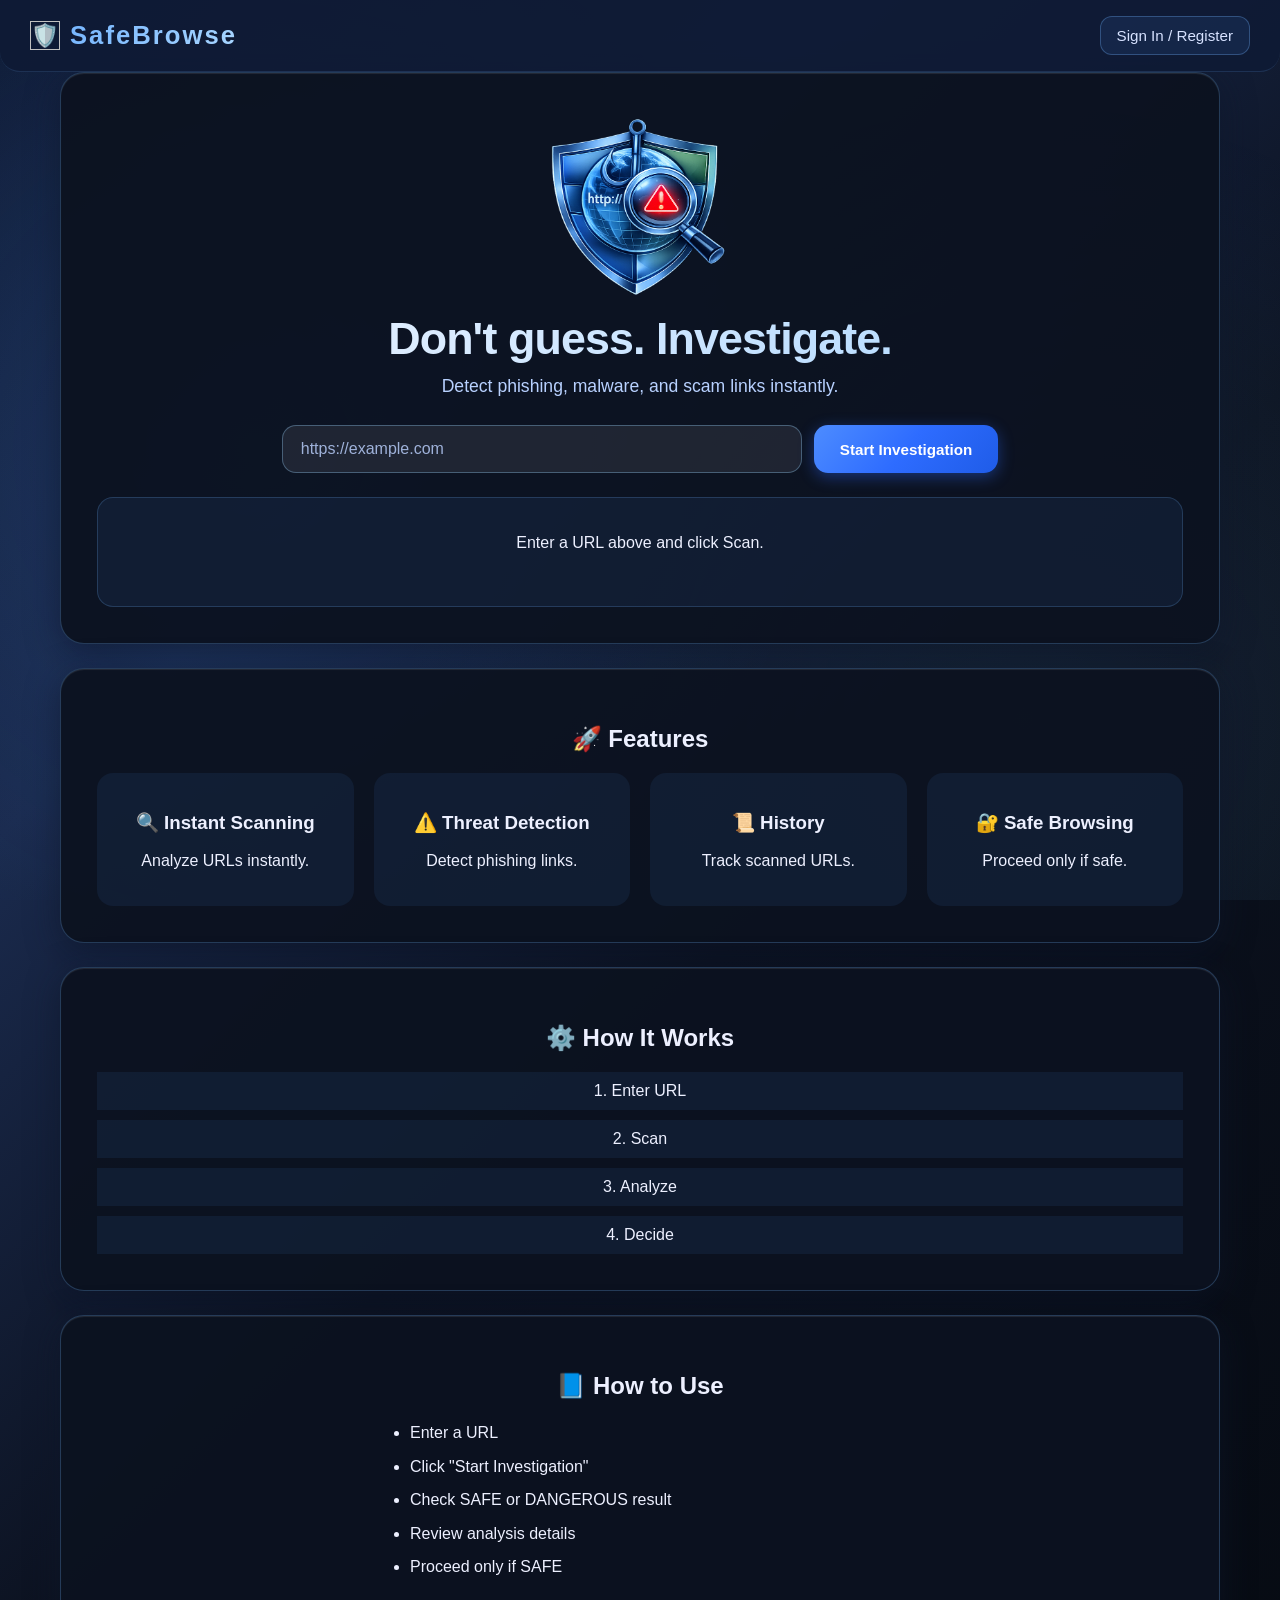
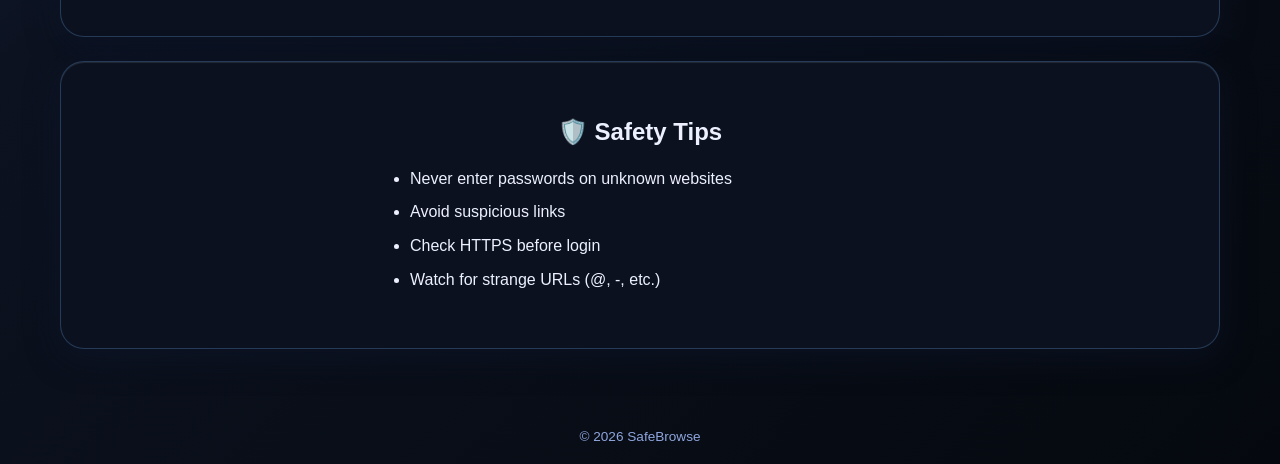
<file: phishing_detector/frontend/index.html>
<!DOCTYPE html>
<html lang="en">
<head>
  <meta charset="UTF-8" />
  <meta name="viewport" content="width=device-width, initial-scale=1.0"/>
  <title>SafeBrowse - URL Security Scanner</title>
  <link rel="stylesheet" href="style.css" />
</head>

<body>
<div class="page-bg"></div>

<header class="nav">
  <div class="logo">
    <span class="logo-icon">🛡️</span>
    <span class="logo-text">SafeBrowse</span>
  </div>

  <nav>
    <a id="historyLink" href="#" onclick="scrollToHistory()" style="display:none;">History</a>
    <a id="authLink" href="login.html">Sign In / Register</a>
    <a id="logoutLink" href="#" style="display:none;">Log out</a>
  </nav>
</header>

<main class="app-container">

<!-- SCANNER -->
<section class="hero-card">
  <div><img src="SafeBrowse.png" style="width: 200px;height: 200px;"></div>
  <h1>Don't guess. Investigate.</h1>
  <p class="hero-subtitle">Detect phishing, malware, and scam links instantly.</p>

  <div class="scan-panel">
    <input id="url" type="text" placeholder="https://example.com"/>
    <button id="scanButton" onclick="checkURL()">Start Investigation</button>
  </div>

  <div id="status" class="status-box">
    <p id="result">Enter a URL above and click Scan.</p>
    <p id="desc"></p>
    <button id="continueBtn" onclick="goToSite()" class="continue-btn">Continue</button>
  </div>

  <!-- ANALYSIS -->
  <div id="analysisBox" class="analysis-box" style="display:none;">
    <h3 id="trustScore"></h3>
    <p id="siteDescription"></p>
    <div id="featureList"></div>
    <p id="securityWarning" class="warning-text"></p>
  </div>
</section>

<!-- FEATURES -->
<section class="hero-card fade-in">
  <h2>🚀 Features</h2>
  <div class="feature-grid">
    <div class="feature-card"><h3>🔍 Instant Scanning</h3><p>Analyze URLs instantly.</p></div>
    <div class="feature-card"><h3>⚠️ Threat Detection</h3><p>Detect phishing links.</p></div>
    <div class="feature-card"><h3>📜 History</h3><p>Track scanned URLs.</p></div>
    <div class="feature-card"><h3>🔐 Safe Browsing</h3><p>Proceed only if safe.</p></div>
  </div>
</section>

<!-- HOW IT WORKS -->
<section class="hero-card fade-in">
  <h2>⚙️ How It Works</h2>
  <div class="steps">
    <div class="step">1. Enter URL</div>
    <div class="step">2. Scan</div>
    <div class="step">3. Analyze</div>
    <div class="step">4. Decide</div>
  </div>
</section>

<!-- HOW TO USE -->
<section class="hero-card">
  <h2>📘 How to Use</h2>

  <ul class="info-list">
    <li>Enter a URL</li>
    <li>Click "Start Investigation"</li>
    <li>Check SAFE or DANGEROUS result</li>
    <li>Review analysis details</li>
    <li>Proceed only if SAFE</li>
  </ul>
</section>

<!-- SAFETY TIPS -->
<section class="hero-card">
  <h2>🛡️ Safety Tips</h2>

  <ul class="info-list">
    <li>Never enter passwords on unknown websites</li>
    <li>Avoid suspicious links</li>
    <li>Check HTTPS before login</li>
    <li>Watch for strange URLs (@, -, etc.)</li>
  </ul>
</section>

<!-- HISTORY -->
<section id="historySection" class="history-card" style="display:none;">
  <div class="history-header">
    <h2>Scan History</h2>
    <button id="clearHistoryBtn" onclick="clearAllHistory()" class="clear-btn">Clear All</button>
  </div>
  <ul id="history"></ul>
</section>

</main>

<footer class="site-footer">
  © 2026 SafeBrowse
</footer>

<script src="script.js"></script>
</body>
</html>
</file>
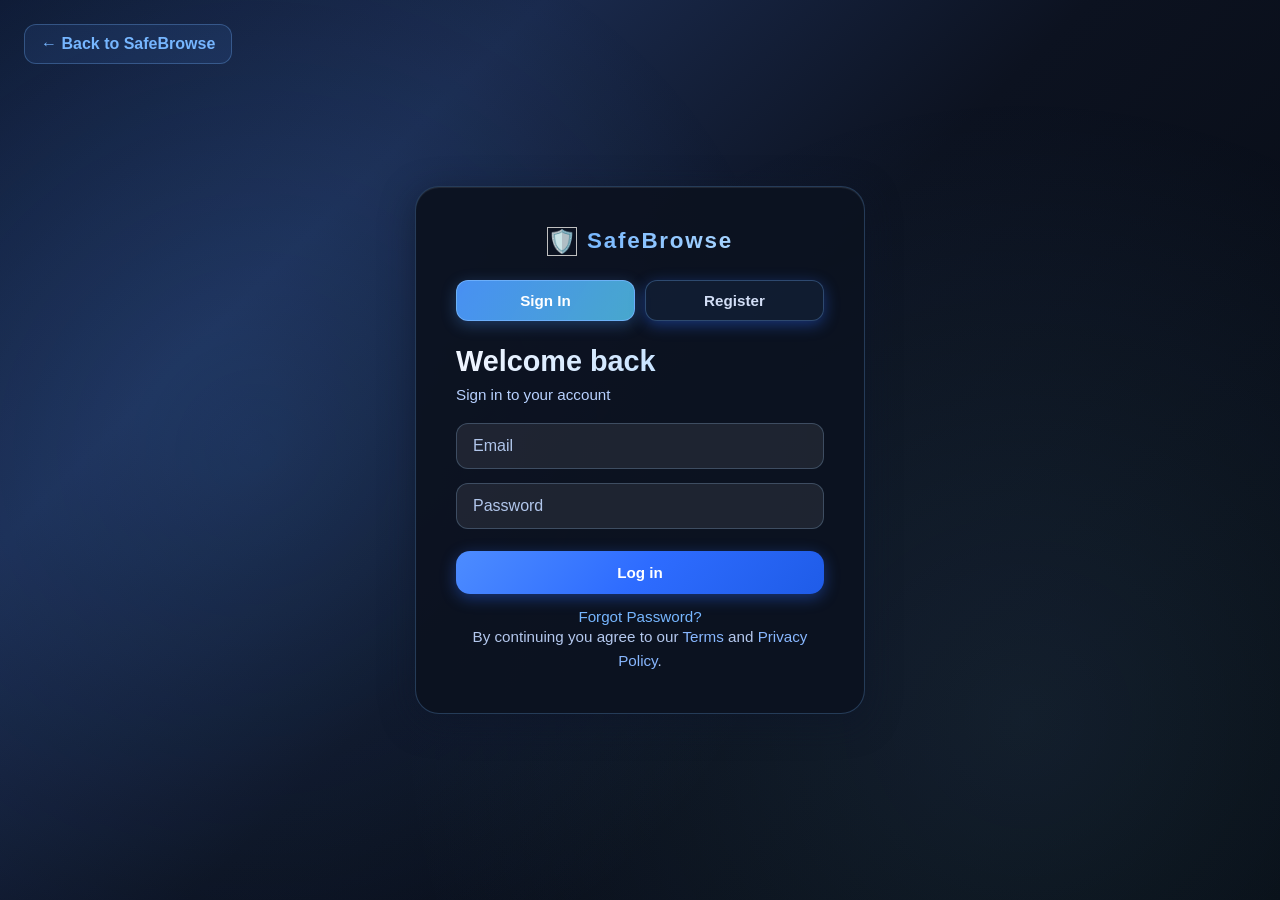
<file: phishing_detector/frontend/login.html>
<!DOCTYPE html>
<html lang="en">
<head>
  <meta charset="UTF-8" />
  <meta name="viewport" content="width=device-width, initial-scale=1.0"/>
  <title>SafeBrowse - Login</title>
  <link rel="stylesheet" href="style.css" />
</head>

<body>
  <div class="page-bg"></div>

  <div class="login-shell">
    <a href="index.html" class="back-link">← Back to SafeBrowse</a>

    <div class="login-card">

      <div class="logo-card">
        <span class="logo-icon">🛡️</span>
        <span class="logo-text">SafeBrowse</span>
      </div>

      <!-- Tabs -->
      <div class="toggle-buttons">
        <button id="signInTab" class="tab active" onclick="switchAuth('signIn')">Sign In</button>
        <button id="registerTab" class="tab" onclick="switchAuth('register')">Register</button>
      </div>

      <h1 id="authTitle">Welcome back</h1>
      <p id="authSubtitle">Sign in to your account</p>

      <!-- SIGN IN -->
      <div id="signInForm" class="auth-form">
        <input type="email" placeholder="Email" id="signInEmail" />
        <input type="password" placeholder="Password" id="signInPassword" />
        <button type="button" onclick="signInUser()">Log in</button>

        <p class="forgot-pw-link">
          <a href="#" onclick="switchAuth('forgotPassword'); return false;">
            Forgot Password?
          </a>
        </p>
      </div>

      <!-- REGISTER -->
      <div id="registerForm" class="auth-form hidden">
        <input type="text" placeholder="Username" id="registerUsername" />
        <input type="email" placeholder="Email" id="registerEmail" />
        <input type="password" placeholder="Password" id="registerPassword" />
        <input type="password" placeholder="Confirm Password" id="registerConfirm" />
        <button type="button" onclick="registerUser()">Create account</button>
      </div>

      <!-- FORGOT PASSWORD -->
      <div id="forgotPasswordForm" class="auth-form hidden">
        <p class="form-description">Verify your identity to reset password</p>

        <div id="forgotStep1">
          <input type="email" placeholder="Email" id="forgotEmail" />
          <input type="text" placeholder="Username" id="forgotUsername" />
          <button type="button" onclick="verifyUserIdentity()">Verify Identity</button>
        </div>

        <div id="forgotStep2" class="hidden">
          <p class="verification-success">✓ Identity verified</p>
          <input type="password" placeholder="New Password" id="newPassword" />
          <input type="password" placeholder="Confirm New Password" id="confirmNewPassword" />
          <button type="button" onclick="resetPassword()">Reset Password</button>
        </div>
      </div>

      <p class="privacy-note">
        By continuing you agree to our <a href="#">Terms</a> and <a href="#">Privacy Policy</a>.
      </p>
    </div>
  </div>

  <script>
    // ================= SWITCH BETWEEN FORMS =================
    function switchAuth(mode) {
      document.getElementById('signInTab').classList.toggle('active', mode === 'signIn');
      document.getElementById('registerTab').classList.toggle('active', mode === 'register');

      document.getElementById('signInForm').classList.toggle('hidden', mode !== 'signIn');
      document.getElementById('registerForm').classList.toggle('hidden', mode !== 'register');
      document.getElementById('forgotPasswordForm').classList.toggle('hidden', mode !== 'forgotPassword');

      const authTitleNode = document.getElementById('authTitle');
      const authSubtitleNode = document.getElementById('authSubtitle');

      if (mode === 'signIn') {
        authTitleNode.innerText = 'Welcome back';
        authSubtitleNode.innerText = 'Sign in to your account';
      } else if (mode === 'register') {
        authTitleNode.innerText = 'Create an account';
        authSubtitleNode.innerText = 'Enter your details below';
      } else {
        authTitleNode.innerText = 'Reset Password';
        authSubtitleNode.innerText = 'Verify your identity';
      }
    }

    // ================= SIGN IN =================
    function signInUser() {
      const email = document.getElementById('signInEmail').value.trim();
      const password = document.getElementById('signInPassword').value;

      const users = JSON.parse(localStorage.getItem('safeBrowseUsers') || '[]');

      const user = users.find(u => u.email === email);

      if (!user) {
        alert("User not found");
        return;
      }

      if (user.password !== password) {
        alert("Incorrect password");
        return;
      }

      localStorage.setItem("safeBrowseLoggedIn", "true");
      localStorage.setItem("safeBrowseUser", user.username);

      window.location.href = "index.html";
    }

    // ================= REGISTER =================
    function registerUser() {
      const username = document.getElementById('registerUsername').value.trim();
      const email = document.getElementById('registerEmail').value.trim();
      const password = document.getElementById('registerPassword').value;
      const confirm = document.getElementById('registerConfirm').value;

      if (!username || !email || !password || !confirm) {
        alert("Fill all fields");
        return;
      }

      if (password !== confirm) {
        alert("Passwords do not match");
        return;
      }

      let users = JSON.parse(localStorage.getItem('safeBrowseUsers') || '[]');

      if (users.some(u => u.email === email)) {
        alert("Email already exists");
        return;
      }

      users.push({ username, email, password });

      localStorage.setItem('safeBrowseUsers', JSON.stringify(users));

      localStorage.setItem("safeBrowseLoggedIn", "true");
      localStorage.setItem("safeBrowseUser", username);

      window.location.href = "index.html";
    }

    // ================= VERIFY USER =================
    function verifyUserIdentity() {
      document.getElementById('forgotStep1').classList.add('hidden');
      document.getElementById('forgotStep2').classList.remove('hidden');
    }

    // ================= RESET PASSWORD =================
    function resetPassword() {
      alert("Password reset (demo)");
      switchAuth('signIn');
    }

    // ================= PREVENT ACCESS WHEN LOGGED IN =================
    window.onload = () => {
      if (localStorage.getItem("safeBrowseLoggedIn") === "true") {
        window.location.href = "index.html";
      }
    };
  </script>
</body>
</html>
</file>
<file: phishing_detector/frontend/style.css>
* { box-sizing: border-box; }

body {
  margin: 0;
  font-family: "Segoe UI", Roboto, Helvetica, Arial, sans-serif;
  background: linear-gradient(135deg, #0f1b35 0%, #1a2a4d 25%, #0c1220 50%, #05090f 100%);
  color: #edf0ff;
  min-height: 100vh;
  position: relative;
  overflow-x: hidden;
}

main {
  padding: 20px 0;
}

.page-bg {
  position: fixed;
  inset: 0;
  background: 
    radial-gradient(circle at 20% 50%, rgba(76, 151, 255, 0.15), transparent 50%),
    radial-gradient(circle at 80% 80%, rgba(120, 200, 255, 0.1), transparent 50%);
  pointer-events: none;
  z-index: -1;
}

.nav {
  display: flex;
  justify-content: space-between;
  align-items: center;
  max-width: auto;
  margin: 0 auto;
  padding: 16px 30px;
  background: rgba(15, 27, 53, 0.95);
  border-bottom: 1px solid rgba(118, 182, 255, 0.15);
  border-radius: 0 0 20px 20px;
  position: sticky;
  top: 0;
  z-index: 100;
}

.logo {
  display: flex;
  align-items: center;
  gap: 10px;
  font-size: 1.6rem;
}

.logo-icon { 
  font-size: 1.4rem;
  border: 1px solid #C0C0C0;
 }

.logo-text { 
  font-weight: 700; 
  letter-spacing: 0.08em; 
  background: linear-gradient(120deg, #76b6ff, #a8d5ff);
  -webkit-background-clip: text;
  -webkit-text-fill-color: transparent;
  background-clip: text;
}

.nav nav {
  display: flex;
  align-items: center;
  gap: 10px;
  white-space: nowrap;
}

.nav nav a {
  color: #d7e2ff;
  text-decoration: none;
  padding: 10px 16px;
  border: 1px solid rgba(118, 182, 255, 0.3);
  border-radius: 12px;
  background: rgba(76, 151, 255, 0.1);
  transition: all 0.3s ease;
  font-weight: 500;
  font-size: 0.95rem;
}

.nav nav a:hover { 
  background: rgba(120, 160, 255, 0.25);
  border-color: rgba(118, 182, 255, 0.6);
  box-shadow: 0 8px 20px rgba(76, 151, 255, 0.2);
}

.app-container {
  width: auto;
  max-width: 1200px;
  margin: auto;
  padding: 0 20px 40px;
  display: grid;
  gap: 24px;
}

.hero-card, .history-card, .login-card {
  width: auto;
  max-width: 100%;
  background: rgba(12, 18, 32, 0.95);
  border: 1px solid rgba(118, 182, 255, 0.25);
  border-radius: 24px;
  box-shadow: 
    0 8px 32px rgba(14, 21, 42, 0.6),
    inset 0 1px 1px rgba(255, 255, 255, 0.1);
  padding: 36px;
  transition: all 0.3s ease;
  scroll-margin-top: 120px;
}

.hero-card:hover, .history-card:hover {
  border-color: rgba(118, 182, 255, 0.4);
  box-shadow: 
    0 12px 40px rgba(76, 151, 255, 0.25),
    inset 0 1px 1px rgba(255, 255, 255, 0.15);
}

.hero-card { text-align: center; }

.hero-card h1 { 
  margin: 0; 
  font-size: 2.8rem; 
  background: linear-gradient(130deg, #f2f6ff, #a8d5ff);
  -webkit-background-clip: text;
  -webkit-text-fill-color: transparent;
  background-clip: text;
  font-weight: 800;
  letter-spacing: -0.02em;
}

.hero-subtitle { 
  margin: 12px 0 28px; 
  color: #b8d1ff;
  font-size: 1.1rem;
  font-weight: 500;
}

.scan-panel { 
  display: flex; 
  justify-content: center; 
  gap: 12px; 
  flex-wrap: wrap;
  margin: 20px 0;
}

.scan-panel input {
  min-width: 260px;
  max-width: 520px;
  width: 60%;
  padding: 14px 18px;
  border-radius: 14px;
  border: 1.5px solid rgba(134, 182, 220, 0.4);
  background: rgba(255, 255, 255, 0.08);
  color: #f2f8ff;
  font-size: 1rem;
  transition: all 0.3s ease;
}

.scan-panel input:focus {
  outline: none;
  border-color: rgba(118, 182, 255, 0.8);
  background: rgba(255, 255, 255, 0.12);
  box-shadow: 0 0 20px rgba(76, 151, 255, 0.3);
}

.scan-panel input::placeholder { color: #9fb2da; }

.scan-panel button,
.continue-btn,
button {
  border: none;
  border-radius: 14px;
  padding: 13px 26px;
  font-weight: 600;
  color: #fff;
  background: linear-gradient(130deg, #4d8cff 0%, #2e6cff 50%, #1f5ce8 100%);
  cursor: pointer;
  transition: all 0.3s ease;
  box-shadow: 0 4px 15px rgba(45, 108, 255, 0.4);
  font-size: 0.95rem;
}

.scan-panel button:hover,
.continue-btn:hover,
button:hover { 
  transform: translateY(-2px);
  box-shadow: 0 8px 28px rgba(76, 151, 255, 0.5);
  background: linear-gradient(130deg, #5a98ff 0%, #3a76ff 50%, #2b68ff 100%);
}

.scan-panel button:active,
.continue-btn:active,
button:active { 
  transform: translateY(0);
  box-shadow: 0 2px 10px rgba(45, 108, 255, 0.4);
}

.status-box { 
  margin-top: 24px; 
  min-height: 110px;
  padding: 20px;
  background: rgba(76, 151, 255, 0.08);
  border: 1px solid rgba(118, 182, 255, 0.2);
  border-radius: 16px;
}

.result-text { 
  margin: 0; 
  font-size: 1.2rem; 
  font-weight: 700;
  letter-spacing: 0.03em;
}

.description-text { 
  margin: 10px 0 0; 
  color: #b7c6e9; 
  font-size: 0.95rem;
  line-height: 1.5;
}

.continue-btn {
  margin-top: 14px;
  display: none;
  width: auto;
  min-width: 220px;
}

.history-card h2 { 
  margin-top: 0;
  color: #f2f6ff;
  font-size: 1.4rem;
}

.history-card ul {
  list-style: none;
  padding: 0;
  margin: 0;
  max-height: 400px;
  overflow-y: auto;
}

.history-card ul::-webkit-scrollbar {
  width: 8px;
}

.history-card ul::-webkit-scrollbar-track {
  background: rgba(76, 151, 255, 0.05);
  border-radius: 10px;
}

.history-header {
  display: flex;
  justify-content: space-between;
  align-items: center;
  margin-bottom: 20px;
}

.history-header h2 {
  margin: 0;
}

.clear-btn {
  background: rgba(255, 76, 76, 0.15) !important;
  color: #ff7a7a !important;
  border: 1px solid rgba(255, 76, 76, 0.4) !important;
  padding: 8px 16px !important;
  border-radius: 10px !important;
  font-size: 0.9rem !important;
  cursor: pointer;
  box-shadow: none !important;
  width: auto;
}

.clear-btn:hover {
  background: rgba(255, 76, 76, 0.25) !important;
  box-shadow: 0 4px 12px rgba(255, 76, 76, 0.2) !important;
  transform: translateY(-2px) !important;
}

.history-item {
  display: flex !important;
  justify-content: space-between;
  align-items: center;
}

.history-item div {
  word-break: break-word;
  padding-right: 15px;
}

.delete-item-btn {
  background: transparent !important;
  color: #ff7a7a !important;
  border: none !important;
  font-size: 1.4rem !important;
  cursor: pointer;
  padding: 0 8px !important;
  border-radius: 6px !important;
  box-shadow: none !important;
}

.delete-item-btn:hover {
  background: rgba(255, 76, 76, 0.2) !important;
  transform: none !important;
}

.history-card ul::-webkit-scrollbar-thumb {
  background: rgba(118, 182, 255, 0.3);
  border-radius: 10px;
}

.history-card ul::-webkit-scrollbar-thumb:hover {
  background: rgba(118, 182, 255, 0.5);
}

.history-card li {
  background: rgba(76, 151, 255, 0.1);
  border: 1px solid rgba(125, 180, 255, 0.25);
  border-radius: 12px;
  color: #d8e4ff;
  padding: 12px 16px;
  margin-bottom: 10px;
  word-break: break-word;
  transition: all 0.3s ease;
}

.history-card li:hover {
  background: rgba(76, 151, 255, 0.15);
  border-color: rgba(125, 180, 255, 0.4);
  box-shadow: 0 4px 12px rgba(76, 151, 255, 0.15);
}

.history-card li a {
  color: #76b6ff;
  text-decoration: none;
  transition: all 0.2s ease;
}

.history-card li a:hover {
  color: #a8d5ff;
  text-decoration: underline;
}

.site-footer { 
  text-align: center; 
  color: #8fa6de; 
  font-size: 0.85rem; 
  margin-top: 20px;
  padding: 20px;
}

.login-shell {
  min-height: 100vh;
  display: flex;
  flex-direction: column;
  justify-content: center;
  align-items: center;
  padding: 20px;
  position: relative;
}

.back-link {
  position: absolute;
  top: 24px;
  left: 24px;
  color: #76b6ff;
  text-decoration: none;
  font-weight: 600;
  padding: 10px 16px;
  border-radius: 12px;
  background: rgba(76, 151, 255, 0.1);
  border: 1px solid rgba(118, 182, 255, 0.3);
  transition: all 0.3s ease;
  display: flex;
  align-items: center;
  gap: 6px;
}

.back-link:hover {
  background: rgba(76, 151, 255, 0.2);
  border-color: rgba(118, 182, 255, 0.6);
  color: #a8d5ff;
  box-shadow: 0 4px 12px rgba(76, 151, 255, 0.2);
  transform: translateX(-2px);
}


.login-card {
  width: min(450px, 95vw);
  padding: 40px;
}

.logo-card { 
  display: flex; 
  justify-content: center; 
  align-items: center; 
  gap: 10px; 
  margin-bottom: 24px;
  font-size: 1.4rem;
}

.logo-card .logo-text {
  background: linear-gradient(120deg, #76b6ff, #a8d5ff);
  -webkit-background-clip: text;
  -webkit-text-fill-color: transparent;
  background-clip: text;
  font-weight: 700;
  letter-spacing: 0.08em;
}

.toggle-buttons { 
  display: flex; 
  justify-content: center; 
  gap: 10px; 
  margin-bottom: 24px;
}

.tab {
  flex: 1;
  border: 1.5px solid rgba(118, 182, 255, 0.3);
  background: rgba(76, 151, 255, 0.08);
  color: #d2def6;
  padding: 11px 16px;
  border-radius: 12px;
  cursor: pointer;
  transition: all 0.3s ease;
  font-weight: 600;
}

.tab:hover {
  border-color: rgba(118, 182, 255, 0.5);
  background: rgba(76, 151, 255, 0.12);
}

.tab.active { 
  background: linear-gradient(120deg, rgba(76, 151, 255, 0.95), rgba(83, 194, 236, 0.85));
  border-color: rgba(118, 182, 255, 0.8);
  color: #fff;
  box-shadow: 0 4px 15px rgba(76, 151, 255, 0.3);
}

.auth-form { 
  display: grid; 
  gap: 14px;
}

.auth-form.hidden { display: none; }

.auth-form input {
  width: 100%;
  padding: 13px 16px;
  border-radius: 12px;
  border: 1.5px solid rgba(135, 171, 207, 0.3);
  background: rgba(255, 255, 255, 0.08);
  color: #edf3ff;
  font-size: 1rem;
  transition: all 0.3s ease;
}

.auth-form input:focus {
  outline: none;
  border-color: rgba(118, 182, 255, 0.6);
  background: rgba(255, 255, 255, 0.12);
  box-shadow: 0 0 16px rgba(76, 151, 255, 0.2);
}

.auth-form input::placeholder { color: #b1c6eb; }

.auth-form button { 
  margin-top: 8px; 
  width: 100%;
}

.forgot-pw-link {
  text-align: center;
  margin: 12px 0;
  font-size: 0.9rem;
}

.forgot-pw-link a {
  color: #76b6ff;
  text-decoration: none;
  font-weight: 500;
  transition: all 0.2s ease;
}

.forgot-pw-link a:hover {
  color: #a8d5ff;
  text-decoration: underline;
}

.form-description {
  color: #b8d1ff;
  font-size: 0.9rem;
  margin-bottom: 16px;
  text-align: center;
}

.hidden {
  display: none !important;
}

.verification-success {
  background: rgba(76, 200, 100, 0.1);
  border: 1.5px solid rgba(76, 200, 100, 0.5);
  color: #7cc864;
  padding: 12px 16px;
  border-radius: 12px;
  text-align: center;
  margin-bottom: 16px;
  font-weight: 600;
}


.login-card h1 {
  margin: 0 0 8px;
  font-size: 1.8rem;
  background: linear-gradient(120deg, #f2f6ff, #a8d5ff);
  -webkit-background-clip: text;
  -webkit-text-fill-color: transparent;
  background-clip: text;
}

.login-card p {
  margin: 0;
  font-size: 0.95rem;
}

#authTitle {
  color: #f2f6ff;
  font-weight: 700;
}

#authSubtitle {
  color: #b8d1ff;
  margin-bottom: 20px;
}

.privacy-note { 
  margin-top: 18px; 
  font-size: 0.82rem; 
  color: #b4c8ee; 
  text-align: center;
  line-height: 1.6;
}

.privacy-note a { 
  color: #88b7ff; 
  text-decoration: none;
  transition: all 0.2s ease;
}

.privacy-note a:hover { 
  color: #a8d5ff;
  text-decoration: underline;
}

/* Scroll smooth behavior */
html {
  scroll-behavior: smooth;
}

/* Responsive breakpoints */
@media (max-width: 1024px) {
  .app-container { max-width: 95%; margin: 30px auto; }
  .hero-card, .history-card, .login-card { padding: 28px; }
  .hero-card h1 { font-size: 2.2rem; }
  .scan-panel input { width: 70%; }
  .nav { padding: 14px 18px; }
}

@media (max-width: 768px) {
  .app-container { margin: 24px auto; gap: 18px; }
  .hero-card h1 { font-size: 2rem; }
  .hero-subtitle { font-size: 1rem; }
  .scan-panel { flex-direction: column; align-items: center; }
  .scan-panel input { width: 90%; }
  .scan-panel button { width: 90%; }
  .history-card ul { max-height: 260px; }
  .nav { padding: 12px 14px; }
  .back-link { top: 16px; left: 12px; padding: 8px 12px; }
  .login-card { width: 95vw; padding: 28px; }
  .toggle-buttons { flex-direction: column; }
  .tab { width: 100%; }
}

@media (max-width: 480px) {
  .hero-card h1 { font-size: 1.75rem; }
  .scan-panel input { width: 100%; }
  .scan-panel button { width: 100%; }
  .result-text { font-size: 1.05rem; }
  .history-card li { font-size: 0.91rem; }
  .privacy-note { font-size: 0.8rem; }
  .logo-text { font-size: 1.2rem; }
  .nav { flex-direction: column; gap: 12px; position: relative; z-index: 10; }
  .nav nav { flex-wrap: wrap; justify-content: center; }
}

html {
  scroll-behavior: smooth;
}

.feature-grid { display:grid; grid-template-columns:repeat(auto-fit,minmax(220px,1fr)); gap:20px; }
.feature-card { padding:20px; border-radius:16px; background:rgba(76,151,255,0.08); }
.feature-card:hover {
  transform: translateY(-5px);
  box-shadow: 0 8px 20px rgba(76,151,255,0.3);
  transition: 0.3s;
}
.steps { display:grid; gap:10px; }
.step { padding:10px; background:rgba(76,151,255,0.08); }
.analysis-box { margin-top:20px; padding:20px; border-radius:16px; background:rgba(76,151,255,0.08); }
.fade-in { animation:fadeIn 0.5s ease; }
@keyframes fadeIn { from{opacity:0} to{opacity:1} }

/* FIXED LIST STYLE */
.info-list {
  max-width: 500px;
  margin: 20px auto;
  padding-left: 20px;
  text-align: left;
}

.info-list li {
  margin: 8px 0;
  line-height: 1.6;
}
</file>
